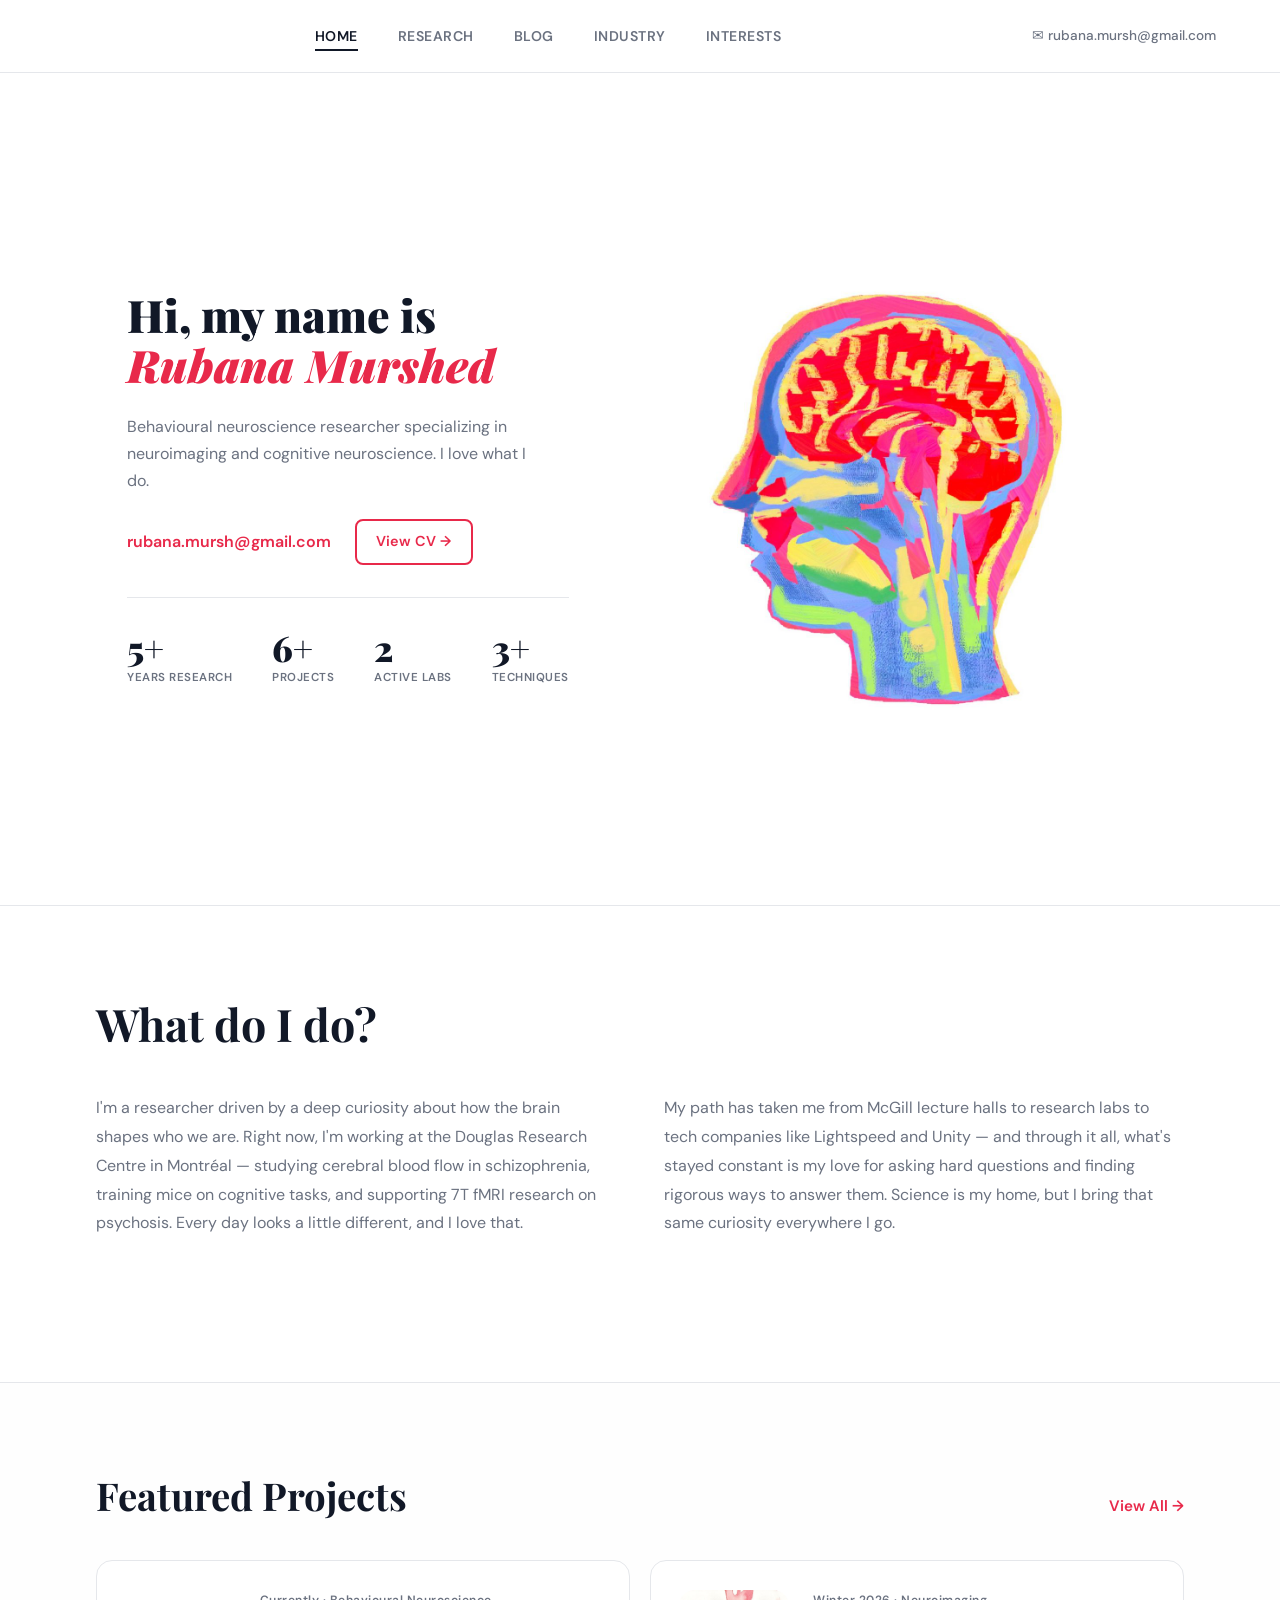
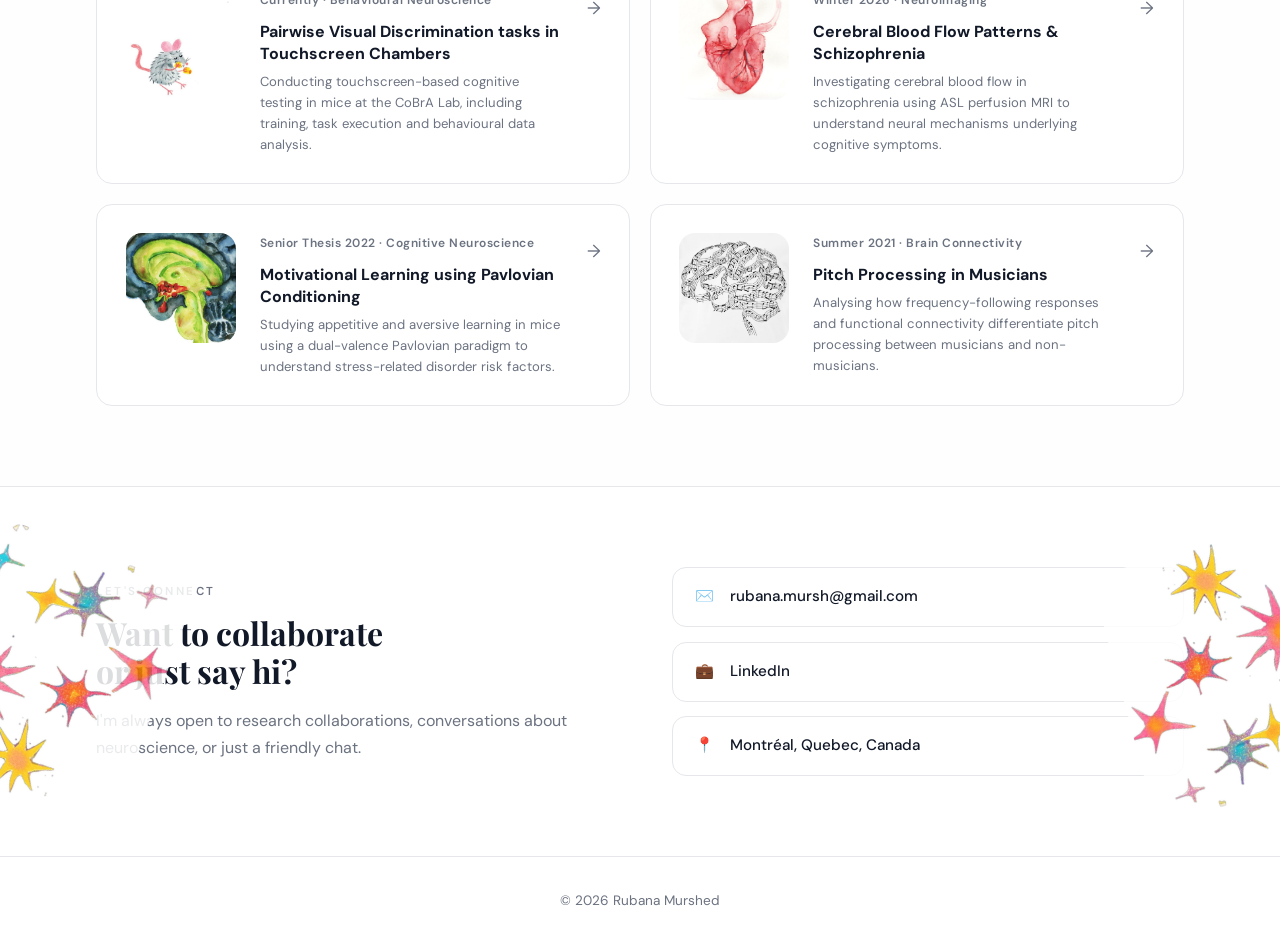
<file: index.html>
<!DOCTYPE html>
<html lang="en">
<head>
  <meta charset="UTF-8" />
  <meta name="viewport" content="width=device-width, initial-scale=1.0" />
  <title>Rubana Murshed | Portfolio</title>
  <link rel="stylesheet" href="styles.css" />
  <link rel="preconnect" href="https://fonts.googleapis.com">
  <link rel="preconnect" href="https://fonts.gstatic.com" crossorigin>
  <link href="https://fonts.googleapis.com/css2?family=Playfair+Display:ital,wght@0,700;0,900;1,700&family=DM+Sans:opsz,wght@9..40,300;9..40,400;9..40,500;9..40,600&display=swap" rel="stylesheet">
</head>
<body>

  <header class="site-header">
    <nav class="nav">
      <div class="logo"><a href="index.html"><em>Portfolio</em></a></div>
      <ul class="nav-links">
        <li><a href="index.html" class="active">Home</a></li>
        <li><a href="research.html">Research</a></li>
        <li><a href="blog.html">Blog</a></li>
        <li><a href="industry.html">Industry</a></li>
        <li><a href="interests.html">Interests</a></li>
      </ul>
      <a href="mailto:rubana.mursh@gmail.com" class="nav-email">✉ rubana.mursh@gmail.com</a>
    </nav>
  </header>

  <main>

    <!-- HERO -->
    <section class="hero">
      <div class="hero-left">
        <h1>Hi, my name is<br><em>Rubana Murshed</em></h1>
        <p class="hero-desc">
          Behavioural neuroscience researcher specializing in neuroimaging
          and cognitive neuroscience. I love what I do.
        </p>
        <div class="hero-cta-row">
          <a href="mailto:rubana.mursh@gmail.com" class="hero-email">rubana.mursh@gmail.com</a>
          <a href="https://drive.google.com/file/d/14rpp7HANZNXI7vQCzOFfMFYeoZ0ffZX0/view?usp=sharing" target="_blank" class="btn-cv">View CV →</a>
        </div>

        <!-- Stats row in hero -->
        <div class="hero-stats">
          <div class="hero-stat-item">
            <span class="stat-num">5+</span>
            <span class="stat-label">Years Research</span>
          </div>
          <div class="hero-stat-item">
            <span class="stat-num">6+</span>
            <span class="stat-label">Projects</span>
          </div>
          <div class="hero-stat-item">
            <span class="stat-num">2</span>
            <span class="stat-label">Active Labs</span>
          </div>
          <div class="hero-stat-item">
            <span class="stat-num">3+</span>
            <span class="stat-label">Techniques</span>
          </div>
        </div>
      </div>

      <div class="hero-right">
        <div class="hero-pills">
          <div class="hero-pill">🧠 Neuroscience</div>
          <div class="hero-pill">🔬 Douglas Research Centre</div>
          <div class="hero-pill">🎓 McGill University</div>
        </div>
        <div class="hero-circle">
          <img src="images/blogpic.jpg" alt="Rubana Murshed" class="circle-photo">
        </div>
        <div class="hero-badge">
          <div class="badge-avatar">RM</div>
          <span>Neuroscience<br>Researcher</span>
        </div>
      </div>
    </section>

    <!-- WHAT DO I DO -->
    <section class="what-section">
      <div class="container">
        <h2 class="what-title">What do I do?</h2>
        <div class="what-cols">
          <p>
            I'm a researcher driven by a deep curiosity about how the brain shapes who we are. 
            Right now, I'm working at the Douglas Research Centre in Montréal — studying cerebral 
            blood flow in schizophrenia, training mice on cognitive tasks, and supporting 7T fMRI 
            research on psychosis. Every day looks a little different, and I love that.
          </p>
          <p>
            My path has taken me from McGill lecture halls to research labs to tech companies like 
            Lightspeed and Unity — and through it all, what's stayed constant is my love for 
            asking hard questions and finding rigorous ways to answer them. Science is my home, 
            but I bring that same curiosity everywhere I go.
          </p>
        </div>
      </div>
    </section>

    <!-- FEATURED PROJECTS -->
    <section class="projects-section" id="projects">
      <div class="container">
        <div class="projects-header">
          <h2>Featured Projects</h2>
          <a href="research.html" class="view-all">View All →</a>
        </div>
        <div class="projects-grid">
          <a href="research.html" class="proj-card">
            <div class="proj-img-wrap"><img src="images/rat.jpeg" alt="rat"></div>
            <div class="proj-info">
              <span class="proj-cat">Currently · Behavioural Neuroscience</span>
              <h3>Pairwise Visual Discrimination tasks in Touchscreen Chambers</h3>
              <p class="proj-desc">Conducting touchscreen-based cognitive testing in mice at the CoBrA Lab, including training, task execution and behavioural data analysis.</p>
            </div>
            <span class="proj-arrow">→</span>
          </a>
          <a href="research.html" class="proj-card">
            <div class="proj-img-wrap"><img src="images/heart.jpeg" alt="heart"></div>
            <div class="proj-info">
              <span class="proj-cat">Winter 2026 · Neuroimaging</span>
              <h3>Cerebral Blood Flow Patterns &amp; Schizophrenia</h3>
              <p class="proj-desc">Investigating cerebral blood flow in schizophrenia using ASL perfusion MRI to understand neural mechanisms underlying cognitive symptoms.</p>
            </div>
            <span class="proj-arrow">→</span>
          </a>
          <a href="research.html" class="proj-card">
            <div class="proj-img-wrap"><img src="images/hormone.jpeg" alt="hormone"></div>
            <div class="proj-info">
              <span class="proj-cat">Senior Thesis 2022 · Cognitive Neuroscience</span>
              <h3>Motivational Learning using Pavlovian Conditioning</h3>
              <p class="proj-desc">Studying appetitive and aversive learning in mice using a dual-valence Pavlovian paradigm to understand stress-related disorder risk factors.</p>
            </div>
            <span class="proj-arrow">→</span>
          </a>
          <a href="research.html" class="proj-card">
            <div class="proj-img-wrap"><img src="images/music.jpeg" alt="music"></div>
            <div class="proj-info">
              <span class="proj-cat">Summer 2021 · Brain Connectivity</span>
              <h3>Pitch Processing in Musicians</h3>
              <p class="proj-desc">Analysing how frequency-following responses and functional connectivity differentiate pitch processing between musicians and non-musicians.</p>
            </div>
            <span class="proj-arrow">→</span>
          </a>
        </div>
      </div>
    </section>

    <!-- CONTACT -->
    <section class="contact-section" id="contact">
      <div class="container">
        <div class="contact-grid">
          <div>
            <span class="section-label">Let's connect</span>
            <h2>Want to collaborate<br>or just say hi?</h2>
            <p>I'm always open to research collaborations, conversations about neuroscience, or just a friendly chat.</p>
          </div>
          <div class="contact-cards">
            <a href="mailto:rubana.mursh@gmail.com" class="contact-card">
              <span>✉️</span> rubana.mursh@gmail.com
            </a>
            <a href="https://www.linkedin.com/in/rubanamurshed" target="_blank" class="contact-card">
              <span>💼</span> LinkedIn
            </a>
            <div class="contact-card no-hover">
              <span>📍</span> Montréal, Quebec, Canada
            </div>
          </div>
        </div>
      </div>
    </section>

  </main>

  <footer class="site-footer">
    <div class="container">
      <p>&copy; 2026 Rubana Murshed</p>
    </div>
  </footer>

</body>
</html>
</file>
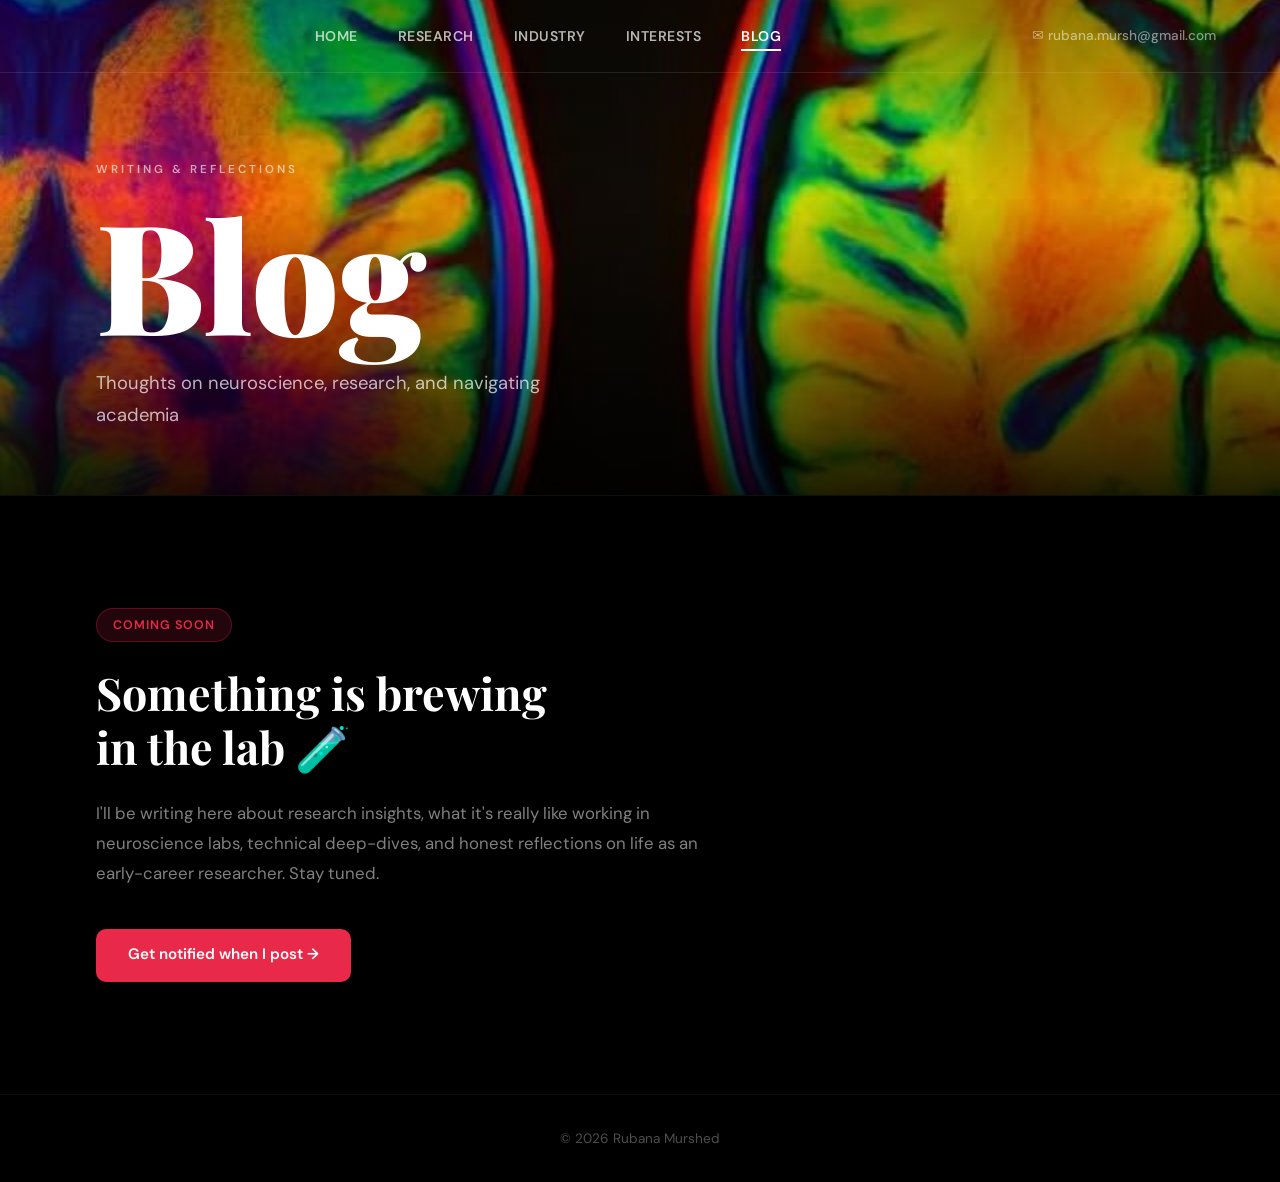
<file: blog.html>
<!DOCTYPE html>
<html lang="en">
<head>
  <meta charset="UTF-8" />
  <meta name="viewport" content="width=device-width, initial-scale=1.0" />
  <title>Blog | Rubana Murshed</title>
  <link rel="stylesheet" href="styles.css" />
  <link rel="preconnect" href="https://fonts.googleapis.com">
  <link rel="preconnect" href="https://fonts.gstatic.com" crossorigin>
  <link href="https://fonts.googleapis.com/css2?family=Playfair+Display:ital,wght@0,700;0,900;1,700&family=DM+Sans:opsz,wght@9..40,300;9..40,400;9..40,500;9..40,600&display=swap" rel="stylesheet">
</head>
<body class="blog-page">

  <header class="site-header blog-header">
    <nav class="nav">
      <div class="logo"><a href="index.html"></a></div>
      <ul class="nav-links">
        <li><a href="index.html">Home</a></li>
        <li><a href="research.html">Research</a></li>
        <li><a href="industry.html">Industry</a></li>
        <li><a href="interests.html">Interests</a></li>
        <li><a href="blog.html" class="active">Blog</a></li>
      </ul>
      <a href="mailto:rubana.mursh@gmail.com" class="nav-email">✉ rubana.mursh@gmail.com</a>
    </nav>
  </header>

  <main>
    <section class="blog-hero">
      <div class="blog-hero-overlay"></div>
      <div class="blog-hero-content">
        <span class="blog-label">Writing & Reflections</span>
        <h1>Blog</h1>
        <p>Thoughts on neuroscience, research, and navigating academia</p>
      </div>
    </section>

    <section class="blog-coming-soon">
      <div class="container">
        <div class="coming-soon-inner">
          <span class="coming-tag">Coming Soon</span>
          <h2>Something is brewing<br>in the lab 🧪</h2>
          <p>
            I'll be writing here about research insights, what it's really like working 
            in neuroscience labs, technical deep-dives, and honest reflections on life 
            as an early-career researcher. Stay tuned.
          </p>
          <a href="mailto:rubana.mursh@gmail.com" class="btn-notify">
            Get notified when I post → 
          </a>
        </div>
      </div>
    </section>
  </main>

  <footer class="site-footer">
    <div class="container">
      <p>&copy; 2026 Rubana Murshed</p>
    </div>
  </footer>

</body>
</html>
</file>
<file: styles.css>
/* ===== VARIABLES ===== */
:root {
  --green:   #B7C9B7;
  --pink:    #F4C2C2;
  --yellow:  #FFF9C4;
  --purple:  #D1C4E9;
  --bg:      #ffffff;
  --bg-soft: #fafaf5;
  --text:    #111827;
  --muted:   #6b7280;
  --accent:  #e8294a;
  --border:  #e5e7eb;
  --max:     1300px;
  --font-head: 'Playfair Display', Georgia, serif;
  --font-body: 'DM Sans', sans-serif;
}

*, *::before, *::after { margin: 0; padding: 0; box-sizing: border-box; }
html { scroll-behavior: smooth; }

body {
  font-family: var(--font-body);
  background: var(--bg);
  color: var(--text);
  line-height: 1.7;
  font-size: 16px;
  overflow-x: hidden;
}

/* ===== HEADER ===== */
.site-header {
  position: sticky;
  top: 0;
  z-index: 999;
  background: var(--bg);
  border-bottom: 1px solid var(--border);
}

.nav {
  max-width: 100%;
  margin: 0 auto;
  padding: 1.4rem 3rem;
  display: flex;
  align-items: center;
  justify-content: space-between;
}

.logo { display: none; }

.nav-links {
  list-style: none;
  display: flex;
  gap: 2.5rem;
  margin: 0 auto;
}

.nav-links a {
  font-size: 0.88rem;
  font-weight: 600;
  letter-spacing: 0.5px;
  text-transform: uppercase;
  color: var(--muted);
  text-decoration: none;
  transition: color 0.2s;
  position: relative;
  padding-bottom: 2px;
}

.nav-links a.active { color: var(--text); }
.nav-links a.active::after,
.nav-links a:hover::after {
  content: '';
  position: absolute;
  bottom: -4px;
  left: 0; right: 0;
  height: 2px;
  background: var(--text);
}
.nav-links a:hover { color: var(--text); }

.nav-email {
  font-size: 0.85rem;
  font-weight: 500;
  color: var(--muted);
  text-decoration: none;
  white-space: nowrap;
}
.nav-email:hover { color: var(--accent); }

/* ===== LAYOUT ===== */
.container {
  max-width: var(--max);
  margin: 0 auto;
  padding: 0 6rem;
}

/* ===== HERO ===== */
.hero {
  width: 100%;
  padding: 0 6rem;
  min-height: calc(100vh - 68px);
  display: flex;
  align-items: center;
  justify-content: space-between;
  gap: 2rem;
}

.hero-left {
  flex: 1;
  max-width: 50%;
}

.hero-left h1 {
  font-family: var(--font-head);
  font-size: clamp(2.2rem, 3.5vw, 3.8rem);
  font-weight: 900;
  line-height: 1.1;
  color: var(--text);
  margin-bottom: 1.5rem;
}

.hero-left h1 em {
  font-style: italic;
  color: var(--accent);
}

.hero-desc {
  font-size: 1rem;
  color: var(--muted);
  line-height: 1.7;
  margin-bottom: 1.5rem;
  max-width: 420px;
}

.hero-cta-row {
  display: flex;
  align-items: center;
  gap: 1.5rem;
  flex-wrap: wrap;
  margin-bottom: 2rem;
}

.hero-email {
  color: var(--accent);
  font-weight: 600;
  font-size: 1rem;
  text-decoration: none;
}
.hero-email:hover { text-decoration: underline; }

.btn-cv {
  display: inline-block;
  padding: 0.55rem 1.2rem;
  border-radius: 8px;
  border: 2px solid var(--accent);
  color: var(--accent);
  font-weight: 600;
  font-size: 0.9rem;
  text-decoration: none;
  transition: all 0.2s;
}
.btn-cv:hover { background: var(--accent); color: white; }

.hero-stats {
  display: flex;
  gap: 2.5rem;
  padding-top: 2rem;
  border-top: 1px solid var(--border);
  flex-wrap: wrap;
}

.hero-stat-item { display: flex; flex-direction: column; gap: 0.2rem; }

.stat-num {
  font-family: var(--font-head);
  font-size: 2.2rem;
  font-weight: 900;
  color: var(--text);
  line-height: 1;
}

.stat-label {
  font-size: 0.72rem;
  font-weight: 600;
  letter-spacing: 0.5px;
  text-transform: uppercase;
  color: var(--muted);
}

.hero-stat { display: none; }

/* Hero right */
.hero-right {
  flex: 0 0 520px;
  height: 560px;
  display: flex;
  align-items: center;
  justify-content: center;
}

.hero-circle {
  width: 100%;
  height: 100%;
  background: transparent;
  border: none;
  box-shadow: none;
  border-radius: 0;
  display: flex;
  align-items: center;
  justify-content: center;
  overflow: visible;
}

.hero-circle .circle-photo {
  width: 100%;
  height: 100%;
  object-fit: contain;
  object-position: center;
  background: transparent;
  position: static;
}

.hero-pills, .hero-badge, .circle-inner { display: none; }

/* ===== WHAT DO I DO ===== */
.what-section {
  padding: 5rem 0;
  border-top: 1px solid var(--border);
  position: relative;
  overflow: visible;
}

.what-title {
  font-family: var(--font-head);
  font-size: clamp(2rem, 3.5vw, 3rem);
  font-weight: 700;
  color: var(--text);
  margin-bottom: 2rem;
}

.what-cols {
  display: grid;
  grid-template-columns: 1fr 1fr;
  gap: 3rem;
  margin-bottom: 4rem;
}

.what-cols p {
  font-size: 1rem;
  color: var(--muted);
  line-height: 1.8;
  margin: 0;
}

/* ===== PROJECTS ===== */
.projects-section {
  padding: 5rem 0;
  border-top: 1px solid var(--border);
  background: var(--bg-soft);
}

.projects-header {
  display: flex;
  align-items: baseline;
  justify-content: space-between;
  margin-bottom: 2rem;
}

.projects-header h2 {
  font-family: var(--font-head);
  font-size: clamp(1.8rem, 3vw, 2.5rem);
  font-weight: 700;
  color: var(--text);
  margin: 0;
}

.view-all { font-size: 0.95rem; font-weight: 600; color: var(--accent); text-decoration: none; }
.view-all:hover { text-decoration: underline; color: var(--accent); }

.projects-grid {
  display: grid;
  grid-template-columns: 1fr 1fr;
  gap: 1.2rem;
}

.proj-card {
  display: flex;
  align-items: flex-start;
  gap: 1.5rem;
  background: white;
  border: 1.5px solid var(--border);
  border-radius: 16px;
  padding: 1.8rem;
  text-decoration: none;
  color: var(--text);
  transition: transform 0.2s, box-shadow 0.2s;
}

.proj-card:hover {
  transform: translateY(-3px);
  box-shadow: 0 10px 24px rgba(0,0,0,0.08);
  color: var(--text);
}

.proj-img-wrap {
  flex-shrink: 0;
  width: 110px;
  height: 110px;
  border-radius: 16px;
  overflow: hidden;
  background: var(--bg-soft);
}

.proj-img-wrap img { width: 100%; height: 100%; object-fit: cover; }
.proj-icon { display: none; }

.proj-info { display: flex; flex-direction: column; gap: 0.4rem; flex: 1; }

.proj-cat {
  display: block;
  font-size: 0.75rem;
  font-weight: 600;
  letter-spacing: 0.5px;
  color: var(--muted);
  margin-bottom: 0.25rem;
}

.proj-info h3 {
  font-size: 1rem;
  font-weight: 700;
  line-height: 1.35;
  margin: 0;
  color: var(--text);
}

.proj-desc {
  font-size: 0.82rem;
  color: var(--muted);
  line-height: 1.6;
  margin: 0;
}

.proj-arrow { font-size: 1.1rem; color: var(--muted); flex-shrink: 0; transition: transform 0.2s; margin-top: 0.25rem; }
.proj-card:hover .proj-arrow { transform: translateX(3px); color: var(--text); }

/* ===== CONTACT ===== */
.contact-section {
  padding: 5rem 0;
  border-top: 1px solid var(--border);
  position: relative;
  overflow: visible;
}

.contact-grid {
  display: grid;
  grid-template-columns: 1fr 1fr;
  gap: 4rem;
  align-items: center;
}

.section-label {
  display: block;
  font-size: 0.72rem;
  font-weight: 600;
  letter-spacing: 2.5px;
  text-transform: uppercase;
  color: var(--muted);
  margin-bottom: 0.75rem;
}

.contact-grid h2 {
  font-family: var(--font-head);
  font-size: clamp(1.6rem, 2.5vw, 2.2rem);
  font-weight: 700;
  line-height: 1.2;
  color: var(--text);
  margin-bottom: 1rem;
}

.contact-grid p { color: var(--muted); font-size: 1rem; line-height: 1.7; margin: 0; }

.contact-cards { display: flex; flex-direction: column; gap: 0.9rem; }

.contact-card {
  display: flex;
  align-items: center;
  gap: 1rem;
  background: white;
  border: 1.5px solid var(--border);
  border-radius: 14px;
  padding: 1rem 1.4rem;
  font-size: 0.95rem;
  font-weight: 500;
  color: var(--text);
  text-decoration: none;
  transition: transform 0.2s, box-shadow 0.2s;
}
.contact-card:hover { transform: translateY(-2px); box-shadow: 0 6px 18px rgba(0,0,0,0.07); color: var(--text); }
.contact-card.no-hover { cursor: default; }
.contact-card.no-hover:hover { transform: none; box-shadow: none; }

/* Stars */
.contact-section::before,
.contact-section::after {
  content: '';
  position: absolute;
  top: 50%;
  width: 220px;
  height: 280px;
  background-image: url('images/stars.jpg');
  background-size: contain;
  background-repeat: no-repeat;
  background-position: center;
  opacity: 0.85;
  pointer-events: none;
}
.contact-section::before { left: -60px; transform: translateY(-50%) rotate(20deg) scaleY(-1); }
.contact-section::after  { right: -60px; transform: translateY(-50%) rotate(-15deg) scaleX(-1); }

/* ===== BUTTONS ===== */
.btn {
  display: inline-block;
  padding: 0.8rem 1.75rem;
  border-radius: 10px;
  font-family: var(--font-body);
  font-weight: 600;
  font-size: 0.95rem;
  text-decoration: none;
  transition: all 0.2s;
  cursor: pointer;
  border: none;
}
.btn-primary { background: var(--text); color: white; }
.btn-primary:hover { background: #374151; transform: translateY(-2px); color: white; }
.btn-secondary { background: transparent; color: var(--text); border: 2px solid var(--text); }
.btn-secondary:hover { background: var(--text); color: white; transform: translateY(-2px); }

/* ===== FOOTER ===== */
.site-footer { background: #fff; border-top: 1px solid var(--border); padding: 2rem 0; text-align: center; }
.site-footer p { color: var(--muted); font-size: 0.85rem; margin: 0; }

/* ===== OTHER PAGES ===== */
.page-header {
  background: var(--bg);
  padding: 3.5rem 0 2.5rem;
  text-align: center;
  border-bottom: 1px solid var(--border);
}
.page-header h1 { font-family: var(--font-head); font-size: 2.8rem; font-weight: 900; margin-bottom: 0.5rem; }
.page-header p { color: var(--muted); font-size: 1.05rem; }

.section { padding: 4rem 0; }
.section-alt { background: var(--bg-soft); }

h2 { font-family: var(--font-head); font-size: 2rem; font-weight: 700; margin-bottom: 2rem; color: var(--text); }
h3 { font-size: 1.2rem; font-weight: 600; margin-bottom: 0.75rem; color: var(--text); }
p  { margin-bottom: 1rem; color: var(--muted); }
a  { color: var(--accent); }

.project { padding: 2rem; margin-bottom: 1.5rem; border-radius: 16px; border: 1.5px solid var(--border); transition: transform 0.2s, box-shadow 0.2s; }
.project:nth-child(1) { background: var(--green); }
.project:nth-child(2) { background: var(--pink); }
.project:nth-child(3) { background: var(--yellow); }
.project:nth-child(4) { background: var(--purple); }
.project:nth-child(5) { background: var(--green); }
.project:nth-child(6) { background: var(--pink); }
.project:hover { transform: translateY(-3px); box-shadow: 0 8px 20px rgba(0,0,0,0.09); }
.project h3 { color: #111; } .project p { color: #374151; }
.project-meta { font-size: 0.9rem; color: #4b5563; margin-top: 1rem; padding-top: 1rem; border-top: 1px solid rgba(0,0,0,0.08); }

.skills-grid { display: grid; grid-template-columns: repeat(auto-fit, minmax(230px, 1fr)); gap: 2rem; }
.skills-group h3 { font-size: 1.05rem; color: var(--accent); margin-bottom: 1rem; }
.skills-group ul { list-style: none; }
.skills-group li { padding: 0.35rem 0 0.35rem 1.4rem; color: var(--muted); font-size: 0.95rem; position: relative; }
.skills-group li::before { content: "▸"; position: absolute; left: 0; color: var(--accent); }

.contact-links { list-style: none; display: flex; gap: 2rem; flex-wrap: wrap; margin-top: 1rem; }
.contact-links a { font-weight: 500; text-decoration: none; font-size: 1rem; }
.location { margin-top: 1.5rem; font-size: 1rem; color: var(--muted); }

.position { margin-bottom: 2.5rem; padding-bottom: 2rem; border-bottom: 1px solid var(--border); }
.position:last-child { border-bottom: none; }
.position-meta { color: var(--muted); font-size: 0.9rem; margin-bottom: 0.5rem; }
.position ul { margin-left: 1.5rem; margin-top: 0.75rem; }
.position li { margin-bottom: 0.5rem; color: var(--muted); }

/* ===== BLOG PAGE ===== */
body.blog-page { background: #000; }

.blog-header {
  background: transparent !important;
  border-bottom: 1px solid rgba(255,255,255,0.1) !important;
  position: fixed !important;
  width: 100% !important;
}
.blog-header .nav-links a { color: rgba(255,255,255,0.7) !important; }
.blog-header .nav-links a:hover,
.blog-header .nav-links a.active { color: white !important; }
.blog-header .nav-links a.active::after,
.blog-header .nav-links a:hover::after { background: white !important; }
.blog-header .nav-email { color: rgba(255,255,255,0.5) !important; }

.blog-hero {
  position: relative;
  height: 55vh;
  min-height: 380px;
  background-image: url('images/blog.jpeg');
  background-size: cover;
  background-position: center;
  display: flex;
  align-items: flex-end;
  padding-bottom: 4rem;
}

.blog-hero-overlay {
  position: absolute;
  inset: 0;
  background: linear-gradient(to bottom, rgba(0,0,0,0.3) 0%, rgba(0,0,0,0.0) 40%, rgba(0,0,0,0.85) 100%);
}

.blog-hero-content { position: relative; z-index: 2; padding: 0 6rem; }

.blog-label {
  display: inline-block;
  font-size: 0.72rem;
  font-weight: 600;
  letter-spacing: 3px;
  text-transform: uppercase;
  color: rgba(255,255,255,0.6);
  margin-bottom: 1rem;
}

.blog-hero-content h1 {
  font-family: 'Playfair Display', Georgia, serif;
  font-size: clamp(5rem, 12vw, 11rem);
  font-weight: 900;
  color: white;
  line-height: 1;
  margin-bottom: 1.2rem;
}

.blog-hero-content p {
  font-size: 1.15rem;
  color: rgba(255,255,255,0.7);
  margin: 0;
  max-width: 500px;
  font-family: 'DM Sans', sans-serif;
}

.blog-coming-soon {
  background: #000;
  padding: 7rem 0;
  border-top: 1px solid rgba(255,255,255,0.06);
}

.coming-soon-inner { max-width: 640px; }

.coming-tag {
  display: inline-block;
  background: rgba(232,41,74,0.15);
  color: #e8294a;
  border: 1px solid rgba(232,41,74,0.3);
  border-radius: 99px;
  padding: 0.35rem 1rem;
  font-size: 0.78rem;
  font-weight: 600;
  letter-spacing: 1px;
  text-transform: uppercase;
  margin-bottom: 1.5rem;
}

.coming-soon-inner h2 {
  font-family: 'Playfair Display', Georgia, serif;
  font-size: clamp(2rem, 3.5vw, 3rem);
  font-weight: 700;
  color: white;
  line-height: 1.2;
  margin-bottom: 1.5rem;
}

.coming-soon-inner p {
  font-size: 1.05rem;
  color: rgba(255,255,255,0.5);
  line-height: 1.8;
  margin-bottom: 2.5rem;
}

.btn-notify {
  display: inline-block;
  padding: 0.85rem 2rem;
  border-radius: 10px;
  background: #e8294a;
  color: white;
  font-family: 'DM Sans', sans-serif;
  font-weight: 600;
  font-size: 0.95rem;
  text-decoration: none;
  transition: all 0.2s;
}
.btn-notify:hover { background: #c41f3a; transform: translateY(-2px); color: white; }

body.blog-page .site-footer { background: #000 !important; border-top: 1px solid rgba(255,255,255,0.06) !important; }
body.blog-page .site-footer p { color: rgba(255,255,255,0.3) !important; }

/* ===== RESPONSIVE ===== */
@media (max-width: 900px) {
  .hero { flex-direction: column; align-items: flex-start; min-height: auto; padding: 3rem 2rem; }
  .hero-right { display: none; }
  .what-cols { grid-template-columns: 1fr; gap: 1.5rem; }
  .projects-grid { grid-template-columns: 1fr; }
  .contact-grid { grid-template-columns: 1fr; gap: 2.5rem; }
}

@media (max-width: 768px) {
  .nav { flex-direction: column; gap: 0.75rem; padding: 0.9rem 1.5rem; }
  .nav-links { gap: 1rem; flex-wrap: wrap; justify-content: center; }
  .nav-email { display: none; }
  .container { padding: 0 1.5rem; }
  .hero { padding: 2rem 1.5rem; }
  .blog-hero-content { padding: 0 2rem; }
}

/* ===== HERO PADDING FIX - FINAL ===== */
.hero {
  padding-left: 8rem !important;
  padding-right: 3rem !important;
}

/* ===== HERO CENTRE ===== */
.hero {
  padding-left: 20rem !important;
  padding-right: 3rem !important;
}

/* ===== HERO & NAV PROPERLY CENTRED ===== */
.nav {
  max-width: 1300px !important;
  margin: 0 auto !important;
  padding: 1.4rem 4rem !important;
  width: 100% !important;
}

/* Centre the whole hero group */
.hero {
  max-width: 1300px !important;
  margin: 0 auto !important;
  padding: 0 4rem !important;
  width: 100% !important;
  justify-content: center !important;
  gap: 4rem !important;
}

.hero-left {
  flex: 0 0 auto !important;
  max-width: 480px !important;
}

/* ===== FEATURED PROJECTS BACKGROUND ===== */
.projects-section {
  background-image: url('images/tumblr.webp') !important;
  background-size: cover !important;
  background-position: center !important;
  background-attachment: fixed !important;
  position: relative !important;
}

/* Dark overlay so text stays readable */
.projects-section::before {
  content: '';
  position: absolute;
  inset: 0;
  background: rgba(255, 255, 255, 0.88);
  z-index: 0;
}

.projects-section .container {
  position: relative;
  z-index: 1;
}

/* ===== MOBILE RESPONSIVE ===== */
@media (max-width: 768px) {

  /* NAV */
  .nav {
    flex-wrap: wrap;
    padding: 1rem 1.5rem !important;
    gap: 0.75rem;
  }

  .nav-links {
    order: 2;
    width: 100%;
    justify-content: center;
    flex-wrap: wrap;
    gap: 1rem 1.5rem;
    margin: 0;
  }

  .nav-links a { font-size: 0.78rem; }

  .nav-email {
    order: 3;
    width: 100%;
    text-align: center;
    font-size: 0.78rem;
  }

  /* HERO */
  .hero {
    flex-direction: column !important;
    padding: 2.5rem 1.5rem 2rem !important;
    min-height: auto !important;
    gap: 2rem !important;
    align-items: flex-start !important;
  }

  .hero-left {
    max-width: 100% !important;
    flex: 1 1 auto !important;
  }

  .hero-left h1 {
    font-size: clamp(2rem, 8vw, 3rem) !important;
  }

  .hero-right {
    width: 100% !important;
    flex: 0 0 auto !important;
    height: 280px !important;
    display: flex !important;
  }

  .hero-stats {
    gap: 1.5rem;
  }

  .stat-num { font-size: 1.8rem !important; }

  /* WHAT DO I DO */
  .what-section { padding: 3rem 0; }

  .what-cols {
    grid-template-columns: 1fr !important;
    gap: 1.2rem;
  }

  /* PROJECTS */
  .projects-section { padding: 3rem 0; }

  .projects-grid {
    grid-template-columns: 1fr !important;
    gap: 1rem;
  }

  .proj-card {
    padding: 1.2rem !important;
    gap: 1rem !important;
  }

  .proj-img-wrap {
    width: 80px !important;
    height: 80px !important;
  }

  /* CONTACT */
  .contact-section { padding: 3rem 0; }

  .contact-grid {
    grid-template-columns: 1fr !important;
    gap: 2rem;
  }

  .contact-section::before,
  .contact-section::after { display: none; }

  /* CONTAINER */
  .container {
    padding: 0 1.5rem !important;
  }

  .what-title {
    font-size: 1.8rem !important;
  }

  .projects-header h2 {
    font-size: 1.8rem !important;
  }

  .contact-grid h2 {
    font-size: 1.6rem !important;
  }
}

/* Small phones */
@media (max-width: 480px) {
  .hero-right { height: 220px !important; }

  .hero-left h1 { font-size: 1.9rem !important; }

  .hero-stats { gap: 1.2rem; flex-wrap: wrap; }

  .hero-cta-row { flex-direction: column; align-items: flex-start; gap: 0.75rem; }

  .proj-img-wrap { width: 65px !important; height: 65px !important; }

  .proj-info h3 { font-size: 0.88rem !important; }

  .nav-links { gap: 0.6rem 1rem; }
}
</file>
